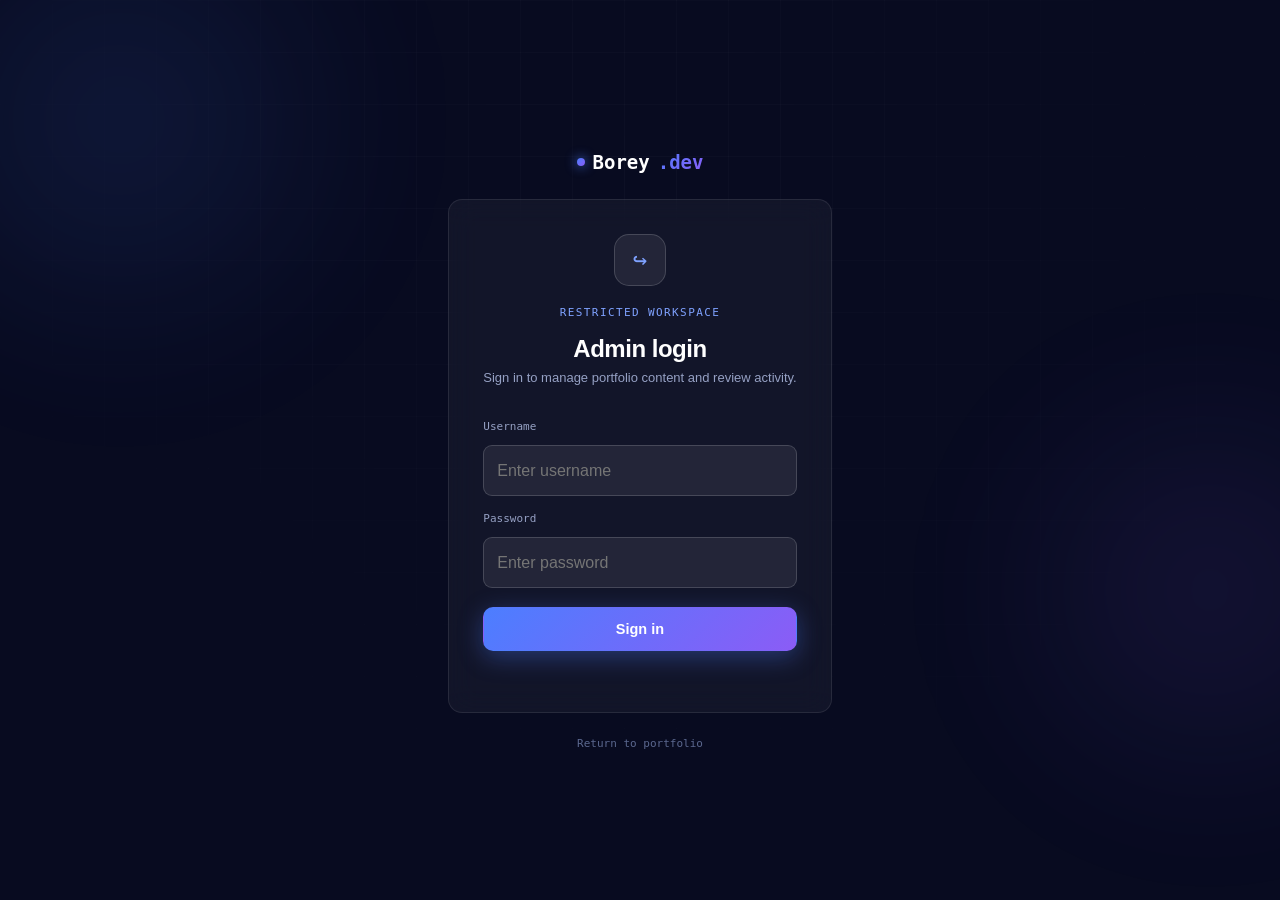
<file: admin/index.html>
<!DOCTYPE html>
<html lang="en" data-theme="dark">
<head>
<meta charset="UTF-8">
<meta name="viewport" content="width=device-width, initial-scale=1.0">
<title>Admin Login | Borey.dev</title>
<link rel="stylesheet" href="../css/style.css">
<link rel="stylesheet" href="admin.css">
</head>
<body class="admin-page">
<div class="grid-bg" aria-hidden="true"></div>
<div class="glow-orb glow-1" aria-hidden="true"></div>
<div class="glow-orb glow-2" aria-hidden="true"></div>
<main class="admin-shell">
  <a href="../index.html" class="admin-brand"><span class="dot"></span>Borey<span class="grad-text">.dev</span></a>
  <section class="admin-login glass" aria-labelledby="loginTitle">
    <div class="admin-login-mark" aria-hidden="true">↪</div>
    <div class="dashboard-kicker">Restricted workspace</div>
    <h1 id="loginTitle">Admin login</h1>
    <p>Sign in to manage portfolio content and review activity.</p>
    <form id="adminLoginForm" novalidate>
      <label for="adminUsername">Username</label>
      <input id="adminUsername" type="text" autocomplete="username" placeholder="Enter username" required>
      <label for="adminPassword">Password</label>
      <input id="adminPassword" type="password" autocomplete="current-password" placeholder="Enter password" required>
      <button type="submit" class="btn btn-primary">Sign in</button>
      <div class="admin-login-message" id="adminLoginMessage" role="alert"></div>
    </form>
  </section>
  <a href="../index.html" class="admin-back-link">Return to portfolio</a>
</main>
<script src="admin.js"></script>
</body>
</html>
</file>
<file: css/style.css>
/* ============ TOKENS ============ */
:root {
    --bg: #070a14;
    --bg-alt: #0b0f20;
    --bg-elev: #0f1428;
    --surface: rgba(255, 255, 255, 0.045);
    --surface-strong: rgba(255, 255, 255, 0.07);
    --border: rgba(255, 255, 255, 0.09);
    --border-strong: rgba(255, 255, 255, 0.16);
    --blue: #4c7eff;
    --blue-soft: #7fa2ff;
    --purple: #8b5cf6;
    --purple-soft: #b39dfb;
    --text: #e9ecfb;
    --text-dim: #96a1c4;
    --text-faint: #5b688f;
    --white: #ffffff;
    --grad-primary: linear-gradient(135deg, #4c7eff 0%, #8b5cf6 100%);
    --grad-glow: radial-gradient(circle, rgba(76, 126, 255, 0.35), transparent 70%);
    --font-display: 'Sora', sans-serif;
    --font-body: 'Inter', sans-serif;
    --font-mono: 'JetBrains Mono', monospace;
    --radius: 14px;
    --radius-sm: 8px;
    --radius-lg: 22px;
    --shadow-1: 0 8px 30px rgba(0, 0, 0, 0.35);
    --shadow-glow: 0 0 40px rgba(76, 126, 255, 0.15);
    --maxw: 1200px;
}

html[data-theme="light"] {
    --bg: #f6f7fb;
    --bg-alt: #eef0f8;
    --bg-elev: #ffffff;
    --surface: rgba(20, 25, 50, 0.035);
    --surface-strong: rgba(20, 25, 50, 0.06);
    --border: rgba(20, 25, 50, 0.09);
    --border-strong: rgba(20, 25, 50, 0.16);
    --text: #131730;
    --text-dim: #4b5372;
    --text-faint: #8891ac;
    --white: #0b0f20;
    --shadow-1: 0 8px 30px rgba(20, 25, 50, 0.10);
    --shadow-glow: 0 0 40px rgba(76, 126, 255, 0.10);
}

* {
    margin: 0;
    padding: 0;
    box-sizing: border-box;
}

html {
    scroll-behavior: smooth;
}

@media (prefers-reduced-motion: reduce) {
    html {
        scroll-behavior: auto;
    }

    * {
        animation-duration: 0.01ms !important;
        transition-duration: 0.01ms !important;
    }
}

body {
    background: var(--bg);
    color: var(--text);
    font-family: var(--font-body);
    line-height: 1.6;
    overflow-x: hidden;
    transition: background .4s ease, color .4s ease;
}

img {
    max-width: 100%;
    display: block;
}

a {
    color: inherit;
    text-decoration: none;
}

ul {
    list-style: none;
}

button {
    font-family: inherit;
    cursor: pointer;
}

.container {
    max-width: var(--maxw);
    margin: 0 auto;
    padding: 0 28px;
}

section {
    position: relative;
    padding: 120px 0;
}

.eyebrow {
    font-family: var(--font-mono);
    font-size: 13px;
    letter-spacing: 2px;
    text-transform: uppercase;
    color: var(--blue-soft);
    display: inline-flex;
    align-items: center;
    gap: 10px;
    margin-bottom: 16px;
}

.eyebrow::before {
    content: '';
    width: 22px;
    height: 1.5px;
    background: var(--grad-primary);
    display: inline-block;
}

h1,
h2,
h3,
h4 {
    font-family: var(--font-display);
    font-weight: 700;
    letter-spacing: -0.02em;
    color: var(--white);
}

.section-title {
    font-size: clamp(28px, 4vw, 42px);
    margin-bottom: 14px;
}

.section-sub {
    color: var(--text-dim);
    max-width: 620px;
    font-size: 16px;
    margin-bottom: 56px;
}

.grad-text {
    background: var(--grad-primary);
    -webkit-background-clip: text;
    background-clip: text;
    color: transparent;
}

.glass {
    background: var(--surface);
    border: 1px solid var(--border);
    border-radius: var(--radius);
    backdrop-filter: blur(14px);
    -webkit-backdrop-filter: blur(14px);
}

.btn {
    display: inline-flex;
    align-items: center;
    gap: 8px;
    padding: 13px 26px;
    border-radius: 10px;
    font-weight: 600;
    font-size: 14.5px;
    border: 1px solid transparent;
    transition: transform .25s ease, box-shadow .25s ease, background .25s ease, border-color .25s ease;
    font-family: var(--font-body);
}

.btn-primary {
    background: var(--grad-primary);
    color: #fff;
    box-shadow: 0 6px 24px rgba(76, 126, 255, 0.35);
}

.btn-primary:hover {
    transform: translateY(-2px);
    box-shadow: 0 10px 32px rgba(76, 126, 255, 0.5);
}

.btn-outline {
    border-color: var(--border-strong);
    color: var(--text);
    background: var(--surface);
}

.btn-outline:hover {
    border-color: var(--blue-soft);
    transform: translateY(-2px);
    background: var(--surface-strong);
}

.btn-sm {
    padding: 9px 18px;
    font-size: 13px;
}

::selection {
    background: var(--purple);
    color: #fff;
}

/* scrollbar */
::-webkit-scrollbar {
    width: 9px;
}

::-webkit-scrollbar-track {
    background: var(--bg);
}

::-webkit-scrollbar-thumb {
    background: linear-gradient(var(--blue), var(--purple));
    border-radius: 10px;
}

/* ============ BACKGROUND FX ============ */
.grid-bg {
    position: fixed;
    inset: 0;
    z-index: -2;
    pointer-events: none;
    background-image:
        linear-gradient(var(--border) 1px, transparent 1px),
        linear-gradient(90deg, var(--border) 1px, transparent 1px);
    background-size: 52px 52px;
    opacity: .28;
    mask-image: radial-gradient(circle at 50% 20%, black, transparent 75%);
    animation: gridDrift 24s linear infinite;
}

.digital-network {
    position: fixed;
    inset: 0;
    z-index: -1;
    pointer-events: none;
    opacity: .7;
    background:
        radial-gradient(ellipse at 12% 18%, rgba(76, 126, 255, .16), transparent 38%),
        radial-gradient(ellipse at 88% 82%, rgba(56, 224, 138, .1), transparent 34%),
        radial-gradient(circle at 17% 24%, rgba(127, 162, 255, .7) 0 2px, transparent 3px),
        radial-gradient(circle at 83% 19%, rgba(56, 224, 138, .65) 0 2px, transparent 3px),
        radial-gradient(circle at 73% 76%, rgba(139, 92, 246, .7) 0 2px, transparent 3px),
        linear-gradient(115deg, transparent 0 18%, rgba(76, 126, 255, .13) 18.1% 18.2%, transparent 18.3% 100%),
        linear-gradient(25deg, transparent 0 72%, rgba(56, 224, 138, .1) 72.1% 72.2%, transparent 72.3% 100%);
    background-size: 140% 140%, 140% 140%, 100% 100%, 100% 100%, 100% 100%, 100% 100%, 100% 100%;
    mask-image: radial-gradient(ellipse at center, black 0%, transparent 78%);
    animation: networkFlow 16s ease-in-out infinite alternate;
}

.digital-network::before,
.digital-network::after {
    content: '';
    position: absolute;
    border: 1px solid rgba(127, 162, 255, .16);
    transform: rotate(-22deg);
}

.digital-network::before {
    width: 420px;
    height: 180px;
    top: 17%;
    right: 6%;
    border-left-color: transparent;
    border-radius: 16px;
    box-shadow: 26px 26px 0 -25px rgba(127, 162, 255, .55), 52px 52px 0 -51px rgba(127, 162, 255, .55);
    animation: circuitPulse 5s ease-in-out infinite;
}

.digital-network::after {
    width: 300px;
    height: 130px;
    bottom: 16%;
    left: 4%;
    border-right-color: transparent;
    border-radius: 12px;
    box-shadow: -22px -22px 0 -21px rgba(56, 224, 138, .45), -44px -44px 0 -43px rgba(56, 224, 138, .45);
    animation: circuitPulse 7s ease-in-out infinite reverse;
}

@keyframes networkFlow {
    0% {
        background-position: 0% 0%, 100% 100%, 0 0, 0 0, 0 0, 0 0, 0 0;
    }

    100% {
        background-position: 18% 12%, 82% 88%, 0 0, 0 0, 0 0, 52px 52px, -34px 34px;
    }
}

@keyframes circuitPulse {
    0%, 100% { opacity: .35; }
    50% { opacity: 1; }
}

@keyframes gridDrift {
    from { background-position: 0 0, 0 0; }
    to { background-position: 52px 52px, 52px 52px; }
}

.glow-orb {
    position: fixed;
    z-index: -1;
    border-radius: 50%;
    filter: blur(90px);
    pointer-events: none;
    opacity: .45;
}

.glow-1 {
    width: 520px;
    height: 520px;
    background: var(--grad-glow);
    top: -140px;
    left: -140px;
}

.glow-2 {
    width: 460px;
    height: 460px;
    background: radial-gradient(circle, rgba(139, 92, 246, 0.32), transparent 70%);
    top: 40%;
    right: -160px;
}

.glow-3 {
    width: 420px;
    height: 420px;
    background: radial-gradient(circle, rgba(76, 126, 255, 0.22), transparent 70%);
    bottom: -120px;
    left: 20%;
}

/* ============ NAV ============ */
header {
    position: fixed;
    top: 0;
    left: 0;
    right: 0;
    z-index: 1000;
    padding: 16px 0;
    transition: background .35s ease, border-color .35s ease, padding .35s ease;
    border-bottom: 1px solid transparent;
}

header.scrolled {
    background: color-mix(in srgb, var(--bg) 82%, transparent);
    backdrop-filter: blur(16px);
    border-bottom-color: var(--border);
    padding: 12px 0;
}

nav {
    display: flex;
    align-items: center;
    justify-content: space-between;
}

.logo {
    font-family: var(--font-mono);
    font-weight: 700;
    font-size: 18px;
    color: var(--white);
    display: flex;
    align-items: center;
    gap: 8px;
}

.logo .dot {
    width: 8px;
    height: 8px;
    border-radius: 50%;
    background: var(--grad-primary);
    box-shadow: 0 0 12px var(--blue);
}

.nav-links {
    display: flex;
    gap: 2px;
    align-items: center;
}

.nav-links a {
    padding: 9px 15px;
    font-size: 14px;
    color: var(--text-dim);
    font-weight: 500;
    border-radius: 8px;
    position: relative;
    transition: color .25s ease;
}

.nav-links a:hover {
    color: var(--text);
}

.nav-links a.active {
    color: var(--white);
}

.nav-links a.active::after {
    content: '';
    position: absolute;
    bottom: 1px;
    left: 15px;
    right: 15px;
    height: 2px;
    background: var(--grad-primary);
    border-radius: 2px;
}

.nav-actions {
    display: flex;
    align-items: center;
    gap: 12px;
}

.theme-toggle {
    width: 38px;
    height: 38px;
    border-radius: 50%;
    border: 1px solid var(--border-strong);
    background: var(--surface);
    display: flex;
    align-items: center;
    justify-content: center;
    font-size: 16px;
    transition: transform .3s ease, background .3s ease;
}

.theme-toggle:hover {
    transform: rotate(20deg);
    background: var(--surface-strong);
}

.login-icon {
    width: 38px;
    height: 38px;
    display: grid;
    place-items: center;
    border: 1px solid var(--border-strong);
    border-radius: 50%;
    color: var(--text-dim);
    background: var(--surface);
    transition: color .25s ease, border-color .25s ease, transform .25s ease, background .25s ease;
}

.login-icon svg {
    width: 17px;
    height: 17px;
}

.login-icon:hover {
    color: var(--blue-soft);
    border-color: var(--blue-soft);
    background: var(--surface-strong);
    transform: translateY(-2px);
}

.hamburger {
    display: none;
    flex-direction: column;
    gap: 5px;
    width: 26px;
    background: none;
    border: none;
}

.hamburger span {
    height: 2px;
    width: 100%;
    background: var(--text);
    border-radius: 2px;
    transition: .3s;
}

.mobile-menu {
    position: fixed;
    top: 0;
    right: -100%;
    width: 78%;
    max-width: 340px;
    height: 100vh;
    z-index: 1100;
    background: var(--bg-elev);
    border-left: 1px solid var(--border);
    padding: 90px 30px 30px;
    transition: right .4s cubic-bezier(.6, 0, .2, 1);
    display: flex;
    flex-direction: column;
    gap: 6px;
}

.mobile-menu.open {
    right: 0;
}

.mobile-menu a {
    padding: 14px 6px;
    font-size: 17px;
    border-bottom: 1px solid var(--border);
    color: var(--text-dim);
}

.mobile-menu a:hover {
    color: var(--blue-soft);
}

.menu-overlay {
    position: fixed;
    inset: 0;
    background: rgba(0, 0, 0, 0.55);
    z-index: 1050;
    opacity: 0;
    pointer-events: none;
    transition: opacity .35s ease;
}

.menu-overlay.open {
    opacity: 1;
    pointer-events: auto;
}

.close-menu {
    position: absolute;
    top: 26px;
    right: 26px;
    background: none;
    border: none;
    color: var(--text);
    font-size: 26px;
}

/* ============ HERO ============ */
.hero {
    min-height: 100vh;
    display: flex;
    align-items: center;
    padding-top: 120px;
    position: relative;
}

.hero-grid {
    display: grid;
    grid-template-columns: 1.1fr 0.9fr;
    gap: 60px;
    align-items: center;
}

.status-badge {
    display: inline-flex;
    align-items: center;
    gap: 8px;
    padding: 7px 14px;
    border-radius: 30px;
    font-family: var(--font-mono);
    font-size: 12.5px;
    color: var(--text-dim);
    margin-bottom: 24px;
}

.status-badge .pulse {
    width: 8px;
    height: 8px;
    border-radius: 50%;
    background: #38e08a;
    box-shadow: 0 0 10px #38e08a;
    position: relative;
}

.status-badge .pulse::after {
    content: '';
    position: absolute;
    inset: -4px;
    border-radius: 50%;
    border: 1.5px solid #38e08a;
    animation: pulseRing 2s ease-out infinite;
}

@keyframes pulseRing {
    0% {
        transform: scale(.6);
        opacity: 1;
    }

    100% {
        transform: scale(1.8);
        opacity: 0;
    }
}

.hero-title {
    font-size: clamp(36px, 5.4vw, 60px);
    line-height: 1.08;
    margin-bottom: 18px;
}

.hero-title span.name {
    display: block;
}

.hero-role {
    font-family: var(--font-mono);
    color: var(--blue-soft);
    font-size: clamp(16px, 2vw, 20px);
    margin-bottom: 22px;
    min-height: 28px;
}

.hero-role .cursor {
    display: inline-block;
    width: 2px;
    height: 1em;
    background: var(--blue-soft);
    vertical-align: middle;
    margin-left: 2px;
    animation: blink 1s step-end infinite;
}

@keyframes blink {
    50% {
        opacity: 0;
    }
}

.hero-desc {
    color: var(--text-dim);
    max-width: 520px;
    margin-bottom: 34px;
    font-size: 16px;
}

.hero-btns {
    display: flex;
    gap: 14px;
    flex-wrap: wrap;
    margin-bottom: 44px;
}

.tech-pills {
    display: flex;
    flex-wrap: wrap;
    gap: 9px;
}

.tech-pill {
    font-family: var(--font-mono);
    font-size: 12px;
    padding: 6px 12px;
    border-radius: 20px;
    border: 1px solid var(--border-strong);
    color: var(--text-dim);
    background: var(--surface);
    transition: .25s ease;
}

.tech-pill:hover {
    color: var(--blue-soft);
    border-color: var(--blue);
    transform: translateY(-2px);
}

.hero-visual {
    position: relative;
    display: flex;
    justify-content: center;
}

.avatar-frame {
    position: relative;
    width: 320px;
    height: 380px;
    border-radius: 26px;
    overflow: hidden;
    border: 1px solid var(--border-strong);
    box-shadow: var(--shadow-1), var(--shadow-glow);
}

.avatar-frame img {
    width: 100%;
    height: 100%;
    object-fit: cover;
}

.avatar-frame::after {
    content: '';
    position: absolute;
    inset: 0;
    background: linear-gradient(180deg, transparent 55%, rgba(7, 10, 20, 0.75) 100%);
}

.avatar-ring {
    position: absolute;
    inset: -18px;
    border: 1px dashed var(--border-strong);
    border-radius: 38px;
    animation: spin 40s linear infinite;
}

@keyframes spin {
    to {
        transform: rotate(360deg);
    }
}

.terminal {
    position: absolute;
    bottom: -38px;
    left: -60px;
    width: 300px;
    z-index: 5;
    border-radius: 12px;
    overflow: hidden;
    box-shadow: var(--shadow-1);
    font-family: var(--font-mono);
    font-size: 12.5px;
    background: var(--bg-elev);
    border: 1px solid var(--border-strong);
}

.terminal-bar {
    display: flex;
    gap: 6px;
    padding: 9px 12px;
    background: var(--surface-strong);
    border-bottom: 1px solid var(--border);
}

.terminal-bar span {
    width: 9px;
    height: 9px;
    border-radius: 50%;
}

.terminal-bar span:nth-child(1) {
    background: #ff5f57;
}

.terminal-bar span:nth-child(2) {
    background: #febc2e;
}

.terminal-bar span:nth-child(3) {
    background: #28c840;
}

.terminal-body {
    padding: 14px;
    color: var(--text-dim);
    min-height: 100px;
}

.terminal-body .line {
    margin-bottom: 6px;
}

.terminal-body .prompt {
    color: var(--blue-soft);
}

.terminal-body .out {
    color: var(--purple-soft);
}

.terminal-body .tcursor {
    display: inline-block;
    width: 7px;
    height: 14px;
    background: var(--blue-soft);
    vertical-align: middle;
    animation: blink 1s step-end infinite;
}

.scroll-cue {
    position: absolute;
    bottom: 26px;
    left: 50%;
    transform: translateX(-50%);
    display: flex;
    flex-direction: column;
    align-items: center;
    gap: 8px;
    color: var(--text-faint);
    font-family: var(--font-mono);
    font-size: 11px;
}

.scroll-cue .mouse {
    width: 22px;
    height: 34px;
    border: 1.5px solid var(--border-strong);
    border-radius: 12px;
    position: relative;
}

.scroll-cue .mouse::after {
    content: '';
    position: absolute;
    top: 6px;
    left: 50%;
    transform: translateX(-50%);
    width: 3px;
    height: 7px;
    background: var(--blue-soft);
    border-radius: 2px;
    animation: scrollDown 1.6s ease infinite;
}

@keyframes scrollDown {
    0% {
        opacity: 1;
        top: 6px;
    }

    80% {
        opacity: 0;
        top: 18px;
    }

    100% {
        opacity: 0;
        top: 6px;
    }
}

/* ============ REVEAL ============ */
.reveal {
    opacity: 0;
    transform: translateY(28px);
    transition: opacity .7s ease, transform .7s ease;
}

.reveal.in {
    opacity: 1;
    transform: translateY(0);
}

.reveal-stagger>* {
    opacity: 0;
    transform: translateY(24px);
    transition: opacity .6s ease, transform .6s ease;
}

.reveal-stagger.in>* {
    opacity: 1;
    transform: translateY(0);
}

.reveal-stagger.in>*:nth-child(1) {
    transition-delay: .05s;
}

.reveal-stagger.in>*:nth-child(2) {
    transition-delay: .12s;
}

.reveal-stagger.in>*:nth-child(3) {
    transition-delay: .19s;
}

.reveal-stagger.in>*:nth-child(4) {
    transition-delay: .26s;
}

.reveal-stagger.in>*:nth-child(5) {
    transition-delay: .33s;
}

.reveal-stagger.in>*:nth-child(6) {
    transition-delay: .40s;
}

/* ============ ABOUT ============ */
.about-grid {
    display: grid;
    grid-template-columns: 0.8fr 1.2fr;
    gap: 60px;
    align-items: start;
}

.about-img-wrap {
    position: relative;
}

.about-img-wrap img {
    border-radius: var(--radius-lg);
    border: 1px solid var(--border-strong);
}

.code-chip {
    position: absolute;
    bottom: -22px;
    right: -22px;
    padding: 12px 16px;
    font-family: var(--font-mono);
    font-size: 12px;
    color: var(--text-dim);
    box-shadow: var(--shadow-1);
}

.about-statement {
    font-family: var(--font-display);
    font-size: 20px;
    color: var(--white);
    font-weight: 600;
    line-height: 1.5;
    border-left: 3px solid;
    border-image: var(--grad-primary) 1;
    padding-left: 20px;
    margin: 26px 0 34px;
}

.info-cards {
    display: grid;
    grid-template-columns: 1fr 1fr;
    gap: 14px;
}

.info-card {
    padding: 18px 20px;
}

.info-card .ic-label {
    font-size: 11px;
    text-transform: uppercase;
    letter-spacing: 1.2px;
    color: var(--text-faint);
    font-family: var(--font-mono);
    margin-bottom: 6px;
}

.info-card .ic-value {
    font-weight: 600;
    color: var(--white);
    font-size: 14.5px;
}

/* ============ SKILLS ============ */
.dashboard-grid {
    display: grid;
    grid-template-columns: 1fr 1.15fr;
    gap: 18px;
    margin-bottom: 34px;
}

.dashboard-panel {
    min-height: 230px;
    padding: 26px;
}

.dashboard-panel-head {
    display: flex;
    align-items: flex-start;
    justify-content: space-between;
    gap: 18px;
}

.dashboard-kicker {
    color: var(--blue-soft);
    font-family: var(--font-mono);
    font-size: 11px;
    letter-spacing: 1.4px;
    text-transform: uppercase;
    margin-bottom: 8px;
}

.dashboard-panel h3 {
    font-size: 20px;
}

.live-status {
    display: inline-flex;
    align-items: center;
    gap: 7px;
    color: #56e39a;
    font-family: var(--font-mono);
    font-size: 11px;
    white-space: nowrap;
}

.live-status span {
    width: 7px;
    height: 7px;
    border-radius: 50%;
    background: #56e39a;
    box-shadow: 0 0 12px #56e39a;
    animation: pulseRing 2s ease-out infinite;
}

.dashboard-copy {
    color: var(--text-dim);
    font-size: 13.5px;
    max-width: 400px;
    margin: 20px 0 24px;
}

.dashboard-stats {
    display: grid;
    grid-template-columns: repeat(3, 1fr);
    gap: 10px;
}

.dashboard-stat {
    border-left: 2px solid var(--blue);
    padding-left: 12px;
}

.dashboard-stat strong {
    display: block;
    color: var(--white);
    font-family: var(--font-display);
    font-size: 23px;
}

.dashboard-stat span {
    color: var(--text-faint);
    font-family: var(--font-mono);
    font-size: 10px;
}

.dashboard-percent {
    color: var(--purple-soft);
    font-family: var(--font-mono);
    font-size: 18px;
    font-weight: 700;
}

.progress-item {
    margin-top: 20px;
}

.progress-item > div:first-child {
    display: flex;
    justify-content: space-between;
    gap: 16px;
    color: var(--text-dim);
    font-size: 12px;
    margin-bottom: 8px;
}

.progress-item strong {
    color: var(--white);
    font-family: var(--font-mono);
    font-size: 11px;
}

.dashboard-bar {
    height: 7px;
    background: var(--surface-strong);
    border-radius: 10px;
    overflow: hidden;
}

.dashboard-bar span {
    display: block;
    height: 100%;
    border-radius: inherit;
    background: var(--grad-primary);
    transform-origin: left;
    animation: dashboardFill 1.2s cubic-bezier(.2, .7, .2, 1) both;
}

@keyframes dashboardFill {
    from { transform: scaleX(0); }
    to { transform: scaleX(1); }
}

.admin-heading {
    display: flex;
    align-items: flex-start;
    justify-content: space-between;
    gap: 24px;
}

.admin-login {
    max-width: 460px;
    margin: 0 auto;
    padding: 34px;
    text-align: center;
}

.admin-login-mark {
    display: grid;
    place-items: center;
    width: 52px;
    height: 52px;
    margin: 0 auto 18px;
    border: 1px solid var(--border-strong);
    border-radius: 15px;
    background: var(--surface-strong);
    color: var(--blue-soft);
    font-family: var(--font-mono);
    font-size: 24px;
}

.admin-login h2 {
    font-size: 25px;
    margin-bottom: 8px;
}

.admin-login p {
    color: var(--text-dim);
    font-size: 13px;
    margin-bottom: 24px;
}

.admin-login form {
    display: grid;
    gap: 9px;
    text-align: left;
}

.admin-login label {
    color: var(--text-dim);
    font-family: var(--font-mono);
    font-size: 11px;
    margin-top: 5px;
}

.admin-login input {
    width: 100%;
    padding: 12px 13px;
    border: 1px solid var(--border-strong);
    border-radius: 9px;
    background: var(--surface-strong);
    color: var(--text);
    font: inherit;
    outline: none;
}

.admin-login input:focus {
    border-color: var(--blue-soft);
    box-shadow: 0 0 0 3px rgba(127, 162, 255, .12);
}

.admin-login button {
    justify-content: center;
    margin-top: 10px;
}

.admin-login-message {
    min-height: 18px;
    color: #f17b7b;
    font-size: 12px;
    text-align: center;
}

.admin-demo-note {
    display: block;
    color: var(--text-faint);
    font-family: var(--font-mono);
    font-size: 10px;
    margin-top: 12px;
}

.admin-content[hidden] {
    display: none;
}

.admin-heading .section-sub {
    margin-bottom: 34px;
}

.admin-mode {
    display: inline-flex;
    align-items: center;
    gap: 8px;
    border: 1px solid var(--border-strong);
    border-radius: 20px;
    color: var(--text-dim);
    font-family: var(--font-mono);
    font-size: 11px;
    padding: 7px 12px;
    white-space: nowrap;
}

.admin-mode span,
.admin-live-dot {
    width: 7px;
    height: 7px;
    border-radius: 50%;
    background: #56e39a;
    box-shadow: 0 0 11px #56e39a;
}

.admin-stats {
    display: grid;
    grid-template-columns: repeat(4, 1fr);
    gap: 14px;
    margin-bottom: 18px;
}

.admin-stat-card {
    display: grid;
    grid-template-columns: auto 1fr;
    align-items: center;
    column-gap: 12px;
    row-gap: 8px;
    padding: 18px;
}

.admin-stat-icon {
    grid-row: span 2;
    display: grid;
    place-items: center;
    width: 38px;
    height: 38px;
    border-radius: 10px;
    background: var(--surface-strong);
    color: var(--blue-soft);
    font-size: 19px;
}

.admin-stat-card strong,
.admin-stat-card div span {
    display: block;
}

.admin-stat-card strong {
    color: var(--white);
    font-family: var(--font-display);
    font-size: 25px;
    line-height: 1;
}

.admin-stat-card div span,
.admin-stat-card em {
    color: var(--text-faint);
    font-size: 11px;
    font-style: normal;
}

.admin-stat-card em {
    grid-column: 2;
    color: #56e39a;
    font-family: var(--font-mono);
}

.admin-stat-card em.warning {
    color: #f5b95b;
}

.admin-layout {
    display: grid;
    grid-template-columns: 1.05fr .95fr;
    gap: 18px;
}

.admin-panel {
    padding: 24px;
}

.admin-panel-head {
    display: flex;
    align-items: flex-start;
    justify-content: space-between;
    gap: 16px;
    margin-bottom: 22px;
}

.admin-panel h3 {
    font-size: 18px;
}

.admin-updated,
.admin-live-dot {
    color: var(--text-faint);
    font-family: var(--font-mono);
    font-size: 10px;
    white-space: nowrap;
}

.admin-list,
.activity-list {
    display: grid;
    gap: 10px;
}

.admin-list-row,
.activity-item {
    display: flex;
    align-items: center;
    gap: 11px;
    padding: 11px 0;
    border-top: 1px solid var(--border);
}

.admin-list-row > div,
.activity-item > div {
    min-width: 0;
    flex: 1;
}

.admin-list-mark {
    display: grid;
    place-items: center;
    width: 25px;
    height: 25px;
    border-radius: 7px;
    font-family: var(--font-mono);
    font-size: 12px;
    flex-shrink: 0;
}

.admin-list-mark.complete {
    color: #56e39a;
    background: rgba(86, 227, 154, .12);
}

.admin-list-mark.pending {
    color: #f5b95b;
    background: rgba(245, 185, 91, .12);
}

.admin-list-row strong,
.activity-item strong {
    display: block;
    color: var(--text);
    font-size: 12px;
}

.admin-list-row small,
.activity-item small {
    display: block;
    color: var(--text-faint);
    font-size: 10.5px;
    margin-top: 2px;
    overflow: hidden;
    text-overflow: ellipsis;
    white-space: nowrap;
}

.admin-list-status {
    color: #56e39a;
    font-family: var(--font-mono);
    font-size: 10px;
    white-space: nowrap;
}

.admin-list-status.pending-text {
    color: #f5b95b;
}

.activity-icon {
    display: grid;
    place-items: center;
    width: 30px;
    height: 30px;
    border-radius: 8px;
    font-size: 13px;
    flex-shrink: 0;
}

.activity-icon.blue { color: var(--blue-soft); background: rgba(76, 126, 255, .13); }
.activity-icon.purple { color: var(--purple-soft); background: rgba(139, 92, 246, .13); }
.activity-icon.green { color: #56e39a; background: rgba(86, 227, 154, .13); }

.admin-actions {
    display: flex;
    gap: 10px;
    flex-wrap: wrap;
    margin-top: 20px;
}

.skills-tabs {
    display: flex;
    gap: 10px;
    margin-bottom: 36px;
    flex-wrap: wrap;
}

.skill-tab {
    padding: 9px 18px;
    border-radius: 9px;
    border: 1px solid var(--border);
    background: var(--surface);
    font-size: 13.5px;
    color: var(--text-dim);
    font-weight: 600;
    transition: .25s;
}

.skill-tab.active {
    background: var(--grad-primary);
    color: #fff;
    border-color: transparent;
}

.skill-panel {
    display: none;
}

.skill-panel.active {
    display: grid;
    grid-template-columns: 1fr 1fr;
    gap: 16px;
}

.skill-row {
    padding: 18px 20px;
}

.skill-row-top {
    display: flex;
    justify-content: space-between;
    align-items: center;
    margin-bottom: 10px;
}

.skill-name {
    font-weight: 600;
    color: var(--white);
    font-size: 14.5px;
}

.skill-level {
    font-family: var(--font-mono);
    font-size: 11px;
    color: var(--blue-soft);
    padding: 3px 9px;
    border: 1px solid var(--border-strong);
    border-radius: 20px;
}

.bar-track {
    height: 7px;
    border-radius: 6px;
    background: var(--surface-strong);
    overflow: hidden;
}

.bar-fill {
    height: 100%;
    border-radius: 6px;
    background: var(--grad-primary);
    width: 0;
    transition: width 1.4s cubic-bezier(.2, .7, .2, 1);
}

/* ============ TECHNOLOGY ============ */
.tech-grid {
    display: grid;
    grid-template-columns: repeat(auto-fill, minmax(140px, 1fr));
    gap: 16px;
}

.tech-card {
    padding: 26px 16px;
    text-align: center;
    position: relative;
    overflow: hidden;
    transition: transform .3s ease, border-color .3s ease, box-shadow .3s ease, background .3s ease;
}

.tech-card:hover {
    transform: translateY(-6px);
    border-color: var(--blue);
}

.tech-card:focus-visible {
    outline: 2px solid var(--blue-soft);
    outline-offset: 4px;
}

.tech-card.active {
    transform: translateY(-6px) scale(1.03);
    border-color: var(--blue-soft);
    background: var(--surface-strong);
    box-shadow: 0 12px 34px rgba(76, 126, 255, .22), inset 0 0 0 1px rgba(127, 162, 255, .18);
}

.tech-card .tc-icon {
    font-size: 30px;
    margin-bottom: 10px;
}

.tech-card .tc-name {
    font-weight: 600;
    font-size: 14px;
    color: var(--white);
    font-family: var(--font-mono);
}

.tech-card .tc-desc {
    position: absolute;
    inset: 0;
    background: var(--bg-elev);
    display: flex;
    align-items: center;
    justify-content: center;
    padding: 14px;
    font-size: 12px;
    color: var(--text-dim);
    opacity: 0;
    transform: translateY(8px);
    transition: .3s ease;
    text-align: center;
}

.tech-card:hover .tc-desc {
    opacity: 1;
    transform: translateY(0);
}

.tech-card.active .tc-desc {
    opacity: 1;
    transform: translateY(0);
}

/* ============ PROJECTS ============ */
.filter-bar {
    display: flex;
    gap: 10px;
    margin-bottom: 34px;
    flex-wrap: wrap;
}

.filter-btn {
    padding: 8px 16px;
    border-radius: 8px;
    border: 1px solid var(--border);
    background: var(--surface);
    font-size: 13px;
    color: var(--text-dim);
    font-weight: 600;
}

.filter-btn.active {
    background: var(--grad-primary);
    color: #fff;
    border-color: transparent;
}

.projects-grid {
    display: grid;
    grid-template-columns: repeat(2, 1fr);
    gap: 26px;
}

.project-card {
    overflow: hidden;
    cursor: pointer;
    transition: transform .35s ease, border-color .35s ease;
}

.project-card:hover {
    transform: translateY(-6px);
    border-color: var(--blue-soft);
}

.project-card .pc-img {
    height: 200px;
    overflow: hidden;
    position: relative;
}

.project-card .pc-img img {
    width: 100%;
    height: 100%;
    object-fit: cover;
    transition: transform .5s ease;
}

.project-card:hover .pc-img img {
    transform: scale(1.08);
}

.pc-body {
    padding: 22px 24px;
}

.pc-title {
    font-size: 18px;
    margin-bottom: 8px;
    color: var(--white);
}

.pc-desc {
    font-size: 13.5px;
    color: var(--text-dim);
    margin-bottom: 16px;
}

.pc-tags {
    display: flex;
    flex-wrap: wrap;
    gap: 7px;
    margin-bottom: 18px;
}

.pc-tag {
    font-family: var(--font-mono);
    font-size: 11px;
    padding: 4px 10px;
    border-radius: 14px;
    border: 1px solid var(--border-strong);
    color: var(--text-dim);
}

.pc-actions {
    display: flex;
    gap: 10px;
}

.center-btn {
    display: flex;
    justify-content: center;
    margin-top: 40px;
}

/* Modal */
.modal-overlay {
    position: fixed;
    inset: 0;
    background: rgba(4, 6, 14, 0.75);
    backdrop-filter: blur(6px);
    z-index: 2000;
    display: flex;
    align-items: center;
    justify-content: center;
    opacity: 0;
    pointer-events: none;
    transition: opacity .3s ease;
    padding: 24px;
}

.modal-overlay.open {
    opacity: 1;
    pointer-events: auto;
}

.modal-box {
    width: 100%;
    max-width: 680px;
    max-height: 86vh;
    overflow-y: auto;
    background: var(--bg-elev);
    border: 1px solid var(--border-strong);
    border-radius: var(--radius-lg);
    padding: 36px;
    transform: translateY(30px) scale(.97);
    transition: transform .35s ease;
}

.modal-overlay.open .modal-box {
    transform: translateY(0) scale(1);
}

.modal-close {
    position: absolute;
    top: 20px;
    right: 24px;
    background: none;
    border: none;
    color: var(--text-dim);
    font-size: 22px;
}

.modal-box h3 {
    font-size: 24px;
    margin-bottom: 4px;
}

.modal-sub {
    color: var(--text-faint);
    font-family: var(--font-mono);
    font-size: 12px;
    margin-bottom: 22px;
}

.modal-box h4 {
    font-size: 14px;
    color: var(--blue-soft);
    margin: 22px 0 8px;
    font-family: var(--font-mono);
    text-transform: uppercase;
    letter-spacing: 1px;
}

.modal-box p,
.modal-box li {
    color: var(--text-dim);
    font-size: 14.5px;
}

.modal-box ul {
    padding-left: 18px;
    list-style: disc;
}

.modal-box img {
    border-radius: 10px;
    margin: 14px 0;
    border: 1px solid var(--border);
}

/* ============ TIMELINE (education/experience) ============ */
.timeline {
    position: relative;
    padding-left: 36px;
}

.timeline::before {
    content: '';
    position: absolute;
    left: 8px;
    top: 6px;
    bottom: 6px;
    width: 2px;
    background: linear-gradient(var(--blue), var(--purple));
}

.tl-item {
    position: relative;
    margin-bottom: 38px;
}

.tl-item::before {
    content: '';
    position: absolute;
    left: -36px;
    top: 4px;
    width: 16px;
    height: 16px;
    border-radius: 50%;
    background: var(--bg);
    border: 2px solid var(--blue-soft);
    box-shadow: 0 0 0 4px var(--bg), 0 0 14px rgba(76, 126, 255, 0.6);
}

.tl-card {
    padding: 22px 26px;
}

.tl-date {
    font-family: var(--font-mono);
    font-size: 12px;
    color: var(--purple-soft);
    margin-bottom: 6px;
}

.tl-title {
    font-size: 17px;
    margin-bottom: 4px;
}

.tl-org {
    color: var(--text-dim);
    font-size: 13.5px;
    margin-bottom: 10px;
}

.tl-tags {
    display: flex;
    flex-wrap: wrap;
    gap: 7px;
}

.tl-tags span {
    font-family: var(--font-mono);
    font-size: 11px;
    padding: 4px 9px;
    border-radius: 12px;
    background: var(--surface-strong);
    color: var(--text-dim);
}

/* ============ ACHIEVEMENTS ============ */
.cert-grid {
    display: grid;
    grid-template-columns: repeat(3, 1fr);
    gap: 22px;
}

.cert-card {
    overflow: hidden;
}

.cert-img {
    height: 150px;
    overflow: hidden;
}

.cert-img img {
    width: 100%;
    height: 100%;
    object-fit: cover;
}

.cert-body {
    padding: 18px 20px;
}

.cert-cat {
    font-family: var(--font-mono);
    font-size: 10.5px;
    color: var(--blue-soft);
    text-transform: uppercase;
    letter-spacing: 1px;
    margin-bottom: 6px;
}

.cert-title {
    font-size: 15px;
    margin-bottom: 4px;
    color: var(--white);
}

.cert-org {
    font-size: 12.5px;
    color: var(--text-faint);
    margin-bottom: 8px;
}

.cert-desc {
    font-size: 12.5px;
    color: var(--text-dim);
}

/* ============ SOFT SKILLS ============ */
.soft-grid {
    display: grid;
    grid-template-columns: repeat(4, 1fr);
    gap: 16px;
}

.soft-card {
    padding: 26px 18px;
    text-align: center;
    transition: transform .3s ease;
}

.soft-card:hover {
    transform: translateY(-5px);
}

.soft-icon {
    font-size: 26px;
    margin-bottom: 10px;
}

.soft-name {
    font-size: 13.5px;
    font-weight: 600;
    color: var(--white);
}

/* ============ JOURNEY / ROADMAP ============ */
.roadmap {
    display: flex;
    flex-direction: column;
    gap: 0;
    max-width: 520px;
    margin: 0 auto;
}

.rm-step {
    display: flex;
    gap: 20px;
    align-items: flex-start;
    padding-bottom: 6px;
}

.rm-marker {
    display: flex;
    flex-direction: column;
    align-items: center;
}

.rm-dot {
    width: 34px;
    height: 34px;
    border-radius: 50%;
    display: flex;
    align-items: center;
    justify-content: center;
    font-family: var(--font-mono);
    font-size: 12px;
    font-weight: 700;
    border: 2px solid var(--border-strong);
    color: var(--text-dim);
    flex-shrink: 0;
    transition: .3s;
}

.rm-step.done .rm-dot {
    background: var(--grad-primary);
    border-color: transparent;
    color: #fff;
    box-shadow: 0 0 16px rgba(76, 126, 255, 0.5);
}

.rm-line {
    width: 2px;
    flex: 1;
    min-height: 36px;
    background: var(--border-strong);
}

.rm-step.done .rm-line {
    background: linear-gradient(var(--blue), var(--purple));
}

.rm-content {
    padding-bottom: 34px;
}

.rm-year {
    font-family: var(--font-mono);
    font-size: 11px;
    color: var(--text-faint);
}

.rm-label {
    font-size: 15.5px;
    font-weight: 600;
    color: var(--white);
}

/* ============ GOALS ============ */
.goals-grid {
    display: grid;
    grid-template-columns: repeat(3, 1fr);
    gap: 18px;
}

.goal-card {
    padding: 26px 24px;
    position: relative;
}

.goal-num {
    font-family: var(--font-mono);
    font-size: 12px;
    color: var(--text-faint);
    margin-bottom: 10px;
}

.goal-text {
    font-size: 14.5px;
    color: var(--text);
    font-weight: 500;
}

/* ============ COUNTERS ============ */
.counters {
    display: grid;
    grid-template-columns: repeat(4, 1fr);
    gap: 20px;
    margin-top: 60px;
}

.counter-item {
    text-align: center;
}

.counter-num {
    font-family: var(--font-display);
    font-size: 38px;
    font-weight: 800;
    background: var(--grad-primary);
    -webkit-background-clip: text;
    background-clip: text;
    color: transparent;
}

.counter-label {
    color: var(--text-dim);
    font-size: 13px;
    margin-top: 6px;
}

/* ============ CONTACT ============ */
.contact-grid {
    display: grid;
    grid-template-columns: 0.9fr 1.1fr;
    gap: 50px;
}

.contact-info-list {
    display: flex;
    flex-direction: column;
    gap: 14px;
    margin-top: 30px;
}

.contact-info-item {
    display: flex;
    align-items: center;
    gap: 14px;
    padding: 16px 18px;
}

.cii-icon {
    width: 40px;
    height: 40px;
    border-radius: 10px;
    background: var(--surface-strong);
    display: flex;
    align-items: center;
    justify-content: center;
    font-size: 17px;
    flex-shrink: 0;
}

.cii-label {
    font-size: 11px;
    color: var(--text-faint);
    font-family: var(--font-mono);
    text-transform: uppercase;
}

.cii-value {
    font-size: 14px;
    color: var(--white);
    font-weight: 600;
}

.social-row {
    display: flex;
    gap: 10px;
    margin-top: 22px;
}

.social-btn {
    width: 42px;
    height: 42px;
    border-radius: 10px;
    border: 1px solid var(--border-strong);
    display: flex;
    align-items: center;
    justify-content: center;
    font-size: 16px;
    transition: .25s;
}

.social-btn:hover {
    border-color: var(--blue);
    transform: translateY(-3px);
    color: var(--blue-soft);
}

.form-box {
    padding: 34px;
}

.form-row {
    display: grid;
    grid-template-columns: 1fr 1fr;
    gap: 16px;
    margin-bottom: 16px;
}

.field {
    display: flex;
    flex-direction: column;
    gap: 7px;
    margin-bottom: 16px;
}

.field label {
    font-size: 12.5px;
    color: var(--text-dim);
    font-weight: 600;
}

.field input,
.field textarea {
    background: var(--surface-strong);
    border: 1px solid var(--border);
    border-radius: 9px;
    padding: 12px 14px;
    color: var(--text);
    font-family: var(--font-body);
    font-size: 14px;
    transition: border-color .25s ease;
}

.field input:focus,
.field textarea:focus {
    outline: none;
    border-color: var(--blue);
}

.field .err {
    color: #ff7a86;
    font-size: 11.5px;
    min-height: 14px;
}

.field.invalid input,
.field.invalid textarea {
    border-color: #ff5f6d;
}

.form-msg {
    margin-top: 14px;
    font-size: 13.5px;
    padding: 12px 14px;
    border-radius: 9px;
    display: none;
}

.form-msg.show {
    display: block;
}

.form-msg.success {
    background: rgba(56, 224, 138, 0.12);
    color: #5fe3a3;
    border: 1px solid rgba(56, 224, 138, 0.3);
}

/* ============ FOOTER ============ */
footer {
    border-top: 1px solid var(--border);
    padding: 56px 0 26px;
}

.footer-grid {
    display: grid;
    grid-template-columns: 1.4fr 1fr 1fr;
    gap: 40px;
    margin-bottom: 40px;
}

.footer-desc {
    color: var(--text-dim);
    font-size: 13.5px;
    margin-top: 12px;
    max-width: 280px;
}

.footer-col h5 {
    font-size: 13px;
    color: var(--white);
    margin-bottom: 16px;
    font-family: var(--font-mono);
    text-transform: uppercase;
    letter-spacing: 1px;
}

.footer-col a {
    display: block;
    color: var(--text-dim);
    font-size: 13.5px;
    margin-bottom: 10px;
    transition: color .2s;
}

.footer-col a:hover {
    color: var(--blue-soft);
}

.footer-bottom {
    display: flex;
    justify-content: space-between;
    align-items: center;
    padding-top: 26px;
    border-top: 1px solid var(--border);
    flex-wrap: wrap;
    gap: 10px;
}

.footer-bottom p {
    font-size: 12.5px;
    color: var(--text-faint);
}

.made-with {
    font-family: var(--font-mono);
    font-size: 12px;
    color: var(--text-faint);
}

/* Back to top */
.back-top {
    position: fixed;
    bottom: 26px;
    right: 26px;
    width: 46px;
    height: 46px;
    border-radius: 50%;
    z-index: 900;
    background: var(--grad-primary);
    color: #fff;
    display: flex;
    align-items: center;
    justify-content: center;
    box-shadow: 0 8px 24px rgba(76, 126, 255, 0.4);
    opacity: 0;
    pointer-events: none;
    transform: translateY(10px);
    transition: opacity .3s ease, transform .3s ease;
    border: none;
    font-size: 18px;
}

.back-top.show {
    opacity: 1;
    pointer-events: auto;
    transform: translateY(0);
}

/* loading */
#loader {
    position: fixed;
    inset: 0;
    background: var(--bg);
    z-index: 5000;
    display: flex;
    align-items: center;
    justify-content: center;
    flex-direction: column;
    gap: 16px;
    transition: opacity .5s ease, visibility .5s ease;
}

#loader.hide {
    opacity: 0;
    visibility: hidden;
}

.loader-mark {
    font-family: var(--font-mono);
    font-size: 14px;
    color: var(--blue-soft);
}

.loader-bar {
    width: 180px;
    height: 3px;
    background: var(--surface-strong);
    border-radius: 3px;
    overflow: hidden;
}

.loader-bar::after {
    content: '';
    display: block;
    width: 40%;
    height: 100%;
    background: var(--grad-primary);
    animation: loadmove 1s ease-in-out infinite;
}

@keyframes loadmove {
    0% {
        transform: translateX(-100%);
    }

    100% {
        transform: translateX(350%);
    }
}

/* Focus visibility for accessibility */
a:focus-visible,
button:focus-visible,
input:focus-visible,
textarea:focus-visible {
    outline: 2px solid var(--blue-soft);
    outline-offset: 2px;
}

/* placeholder note */
.placeholder-note {
    font-size: 11px;
    color: var(--text-faint);
    font-family: var(--font-mono);
    margin-top: 6px;
}

/* ============ RESPONSIVE ============ */
@media (max-width:1000px) {

    .hero-grid,
    .about-grid,
    .contact-grid {
        grid-template-columns: 1fr;
    }

    .projects-grid {
        grid-template-columns: 1fr;
    }

    .cert-grid {
        grid-template-columns: repeat(2, 1fr);
    }

    .soft-grid {
        grid-template-columns: repeat(2, 1fr);
    }

    .goals-grid {
        grid-template-columns: 1fr 1fr;
    }

    .counters {
        grid-template-columns: 1fr 1fr;
    }

    .dashboard-grid {
        grid-template-columns: 1fr;
    }

    .admin-stats,
    .admin-layout {
        grid-template-columns: 1fr 1fr;
    }

    .nav-links {
        display: none;
    }

    .hamburger {
        display: flex;
    }

    .terminal {
        position: relative;
        left: 0;
        bottom: 0;
        margin-top: 24px;
        width: 100%;
    }

    .hero-visual {
        flex-direction: column;
    }

    .footer-grid {
        grid-template-columns: 1fr;
    }
}

@media (max-width:640px) {
    section {
        padding: 80px 0;
    }

    .info-cards {
        grid-template-columns: 1fr;
    }

    .skill-panel.active {
        grid-template-columns: 1fr;
    }

    .cert-grid,
    .goals-grid,
    .counters,
    .form-row {
        grid-template-columns: 1fr;
    }

    .dashboard-stats {
        gap: 8px;
    }

    .dashboard-panel {
        padding: 22px 18px;
    }

    .admin-heading {
        display: block;
    }

    .admin-mode {
        margin-top: -18px;
        margin-bottom: 28px;
    }

    .admin-stats,
    .admin-layout {
        grid-template-columns: 1fr;
    }

    .admin-panel {
        padding: 20px 18px;
    }

    .admin-login {
        padding: 26px 18px;
    }

    .tech-grid {
        grid-template-columns: repeat(2, 1fr);
    }

    .container {
        padding: 0 20px;
    }
}

.role-divider {
    color: var(--text-faint);
    margin: 0 7px;
}

.ai-signal {
    position: absolute;
    right: -54px;
    top: 46px;
    width: 214px;
    padding: 15px;
    z-index: 6;
    background: color-mix(in srgb, var(--bg-elev) 88%, transparent);
    box-shadow: var(--shadow-1), 0 0 28px rgba(56, 224, 138, .08);
    animation: signalFloat 5s ease-in-out infinite;
}

.ai-signal-top {
    display: flex;
    align-items: center;
    gap: 6px;
    color: var(--text-faint);
    font: 10px var(--font-mono);
    letter-spacing: .5px;
    white-space: nowrap;
}

.signal-dot {
    width: 6px;
    height: 6px;
    border-radius: 50%;
    background: #38e08a;
    box-shadow: 0 0 8px #38e08a;
}

.signal-live {
    margin-left: auto;
    color: #38e08a;
}

.signal-title {
    margin: 14px 0 13px;
    color: var(--text);
    font: 600 14px/1.35 var(--font-display);
}

.signal-bars {
    display: flex;
    align-items: end;
    gap: 3px;
    height: 22px;
}

.signal-bars i {
    width: 7px;
    height: 35%;
    border-radius: 2px;
    background: var(--blue-soft);
    animation: signalPulse 1.4s ease-in-out infinite alternate;
}

.signal-bars i:nth-child(2) { height: 70%; animation-delay: .1s; }
.signal-bars i:nth-child(3) { height: 48%; animation-delay: .2s; }
.signal-bars i:nth-child(4) { height: 90%; animation-delay: .3s; }
.signal-bars i:nth-child(5) { height: 58%; animation-delay: .4s; }
.signal-bars i:nth-child(6) { height: 76%; animation-delay: .5s; }
.signal-bars i:nth-child(7) { height: 43%; animation-delay: .6s; }
.signal-bars i:nth-child(8) { height: 65%; animation-delay: .7s; }

@keyframes signalFloat {
    0%, 100% { transform: translateY(0); }
    50% { transform: translateY(-8px); }
}

@keyframes signalPulse {
    to { opacity: .45; transform: scaleY(.6); }
}
</file>
<file: admin/admin.css>
.admin-page {
    min-height: 100vh;
    background: #080b20;
}

.admin-dashboard-page {
    max-width: none;
    min-height: 100vh;
    margin: 0;
    padding: 0;
    display: grid;
    grid-template-columns: 258px minmax(0, 1fr);
    position: relative;
    z-index: 1;
}

.admin-sidebar {
    min-height: 100vh;
    padding: 20px 16px;
    background: rgba(9, 12, 34, .96);
    border-right: 1px solid rgba(130, 151, 221, .16);
    display: flex;
    flex-direction: column;
}

.admin-sidebar .admin-brand {
    gap: 11px;
    padding: 0 12px 26px;
}

.brand-mark {
    display: grid;
    place-items: center;
    width: 40px;
    height: 40px;
    border: 1px solid #18d5f3;
    border-radius: 50%;
    color: #18d5f3;
    font-family: var(--font-display);
    box-shadow: 0 0 22px rgba(24, 213, 243, .3);
}

.admin-brand strong,
.admin-brand small {
    display: block;
}

.admin-brand strong {
    font-family: var(--font-display);
    font-size: 13px;
}

.admin-brand small {
    margin-top: 4px;
    color: #8793b7;
    font-family: var(--font-mono);
    font-size: 10px;
}

.admin-nav {
    display: grid;
    gap: 5px;
}

.admin-nav a {
    display: flex;
    align-items: center;
    gap: 14px;
    min-height: 44px;
    padding: 0 14px;
    border-left: 3px solid transparent;
    border-radius: 0 12px 12px 0;
    color: #8f9abf;
    font-family: var(--font-display);
    font-size: 12px;
    transition: .2s ease;
}

.admin-nav a:hover,
.admin-nav a.active {
    color: #e8f5ff;
    background: rgba(39, 53, 113, .38);
    border-left-color: #1dd7f2;
}

.admin-nav a span {
    width: 14px;
    color: #14d3f2;
    text-align: center;
    font-size: 15px;
}

.admin-nav a b {
    margin-left: auto;
    min-width: 19px;
    padding: 2px 5px;
    border-radius: 8px;
    background: rgba(235, 56, 117, .2);
    color: #f16a9c;
    font-size: 10px;
    text-align: center;
}

.admin-signout {
    margin-top: auto;
    padding: 16px 14px 4px;
    border: 0;
    background: transparent;
    color: #f05a83;
    font-family: var(--font-display);
    font-size: 12px;
    text-align: left;
    cursor: pointer;
}

.admin-main {
    min-width: 0;
}

.admin-view-panel {
    display: none;
}

.admin-view-panel.is-current {
    display: block;
}

.admin-stats.is-current {
    display: grid;
}

.admin-shell {
    min-height: 100vh;
    display: grid;
    place-items: center;
    align-content: center;
    gap: 22px;
    padding: 40px 20px;
}

.admin-brand {
    font-family: var(--font-mono);
    font-weight: 700;
    font-size: 19px;
    color: var(--white);
    display: flex;
    align-items: center;
    gap: 8px;
}

.admin-brand .dot {
    width: 8px;
    height: 8px;
    border-radius: 50%;
    background: var(--grad-primary);
    box-shadow: 0 0 12px var(--blue);
}

.admin-back-link {
    color: var(--text-faint);
    font-family: var(--font-mono);
    font-size: 11px;
}

.admin-back-link:hover {
    color: var(--blue-soft);
}

.admin-dashboard-page {
    max-width: 1200px;
    margin: 0 auto;
    padding: 28px;
}

.admin-topbar {
    display: flex;
    align-items: center;
    justify-content: space-between;
    gap: 20px;
    min-height: 87px;
    padding: 18px 48px;
    border-bottom: 1px solid rgba(130, 151, 221, .16);
    background: rgba(11, 24, 51, .56);
}

.admin-topbar h1 {
    margin: 4px 0 0;
    color: #eaf4ff;
    font-family: var(--font-display);
    font-size: 25px;
}

.admin-icon-button,
.admin-website-link,
.admin-avatar {
    display: grid;
    place-items: center;
    height: 40px;
    border: 1px solid rgba(130, 151, 221, .18);
    border-radius: 11px;
    background: rgba(18, 23, 58, .78);
    color: #e5edff;
    font-family: var(--font-display);
    font-size: 12px;
}

.admin-icon-button {
    width: 40px;
    cursor: pointer;
}

.admin-website-link {
    padding: 0 15px;
}

.admin-avatar {
    width: 40px;
    border-radius: 50%;
    background: linear-gradient(145deg, #f0f3f7, #aeb8cc);
    color: #566079;
    font-weight: 700;
}

.admin-top-actions {
    display: flex;
    align-items: center;
    gap: 14px;
}

.admin-dashboard-content {
    padding: 46px 48px 70px;
    max-width: 1320px;
}

.admin-dashboard-content .section-sub {
    margin-bottom: 27px;
}

.admin-heading {
    display: flex;
    align-items: flex-end;
    justify-content: space-between;
    gap: 24px;
}

.admin-heading .section-title {
    margin-bottom: 4px;
    font-size: 31px;
}

.admin-add-button {
    margin-bottom: 27px;
    white-space: nowrap;
}

.admin-project-editor {
    margin-bottom: 24px;
}

.admin-form {
    margin-top: 24px;
}

.admin-form-grid {
    display: grid;
    grid-template-columns: repeat(2, minmax(0, 1fr));
    gap: 18px;
}

.admin-form label {
    color: var(--text-soft);
    display: grid;
    gap: 8px;
    font-family: var(--font-mono);
    font-size: 11px;
}

.admin-form small {
    color: var(--text-faint);
    font-size: 10px;
}

.admin-form input,
.admin-form select,
.admin-form textarea {
    width: 100%;
    border: 1px solid var(--border);
    border-radius: 6px;
    background: rgba(6, 12, 24, .72);
    color: var(--white);
    padding: 12px;
    font: inherit;
    resize: vertical;
}

.admin-form input:focus,
.admin-form select:focus,
.admin-form textarea:focus {
    outline: 2px solid var(--blue);
    outline-offset: 1px;
}

.admin-form-wide {
    grid-column: 1 / -1;
}

.admin-form-actions {
    display: flex;
    align-items: center;
    gap: 12px;
    margin-top: 22px;
}

.admin-messages-panel {
    grid-column: 1 / -1;
}

.message-list {
    display: grid;
    gap: 12px;
}

.message-item {
    padding: 15px;
    border: 1px solid var(--border);
    border-left: 3px solid transparent;
    border-radius: 6px;
    background: rgba(6, 12, 24, .42);
}

.message-item.unread {
    border-left-color: var(--blue-soft);
}

.message-item-head {
    display: flex;
    justify-content: space-between;
    gap: 16px;
}

.message-item-head strong,
.message-item-head span,
.message-item time {
    display: block;
    font-family: var(--font-mono);
    font-size: 11px;
}

.message-item-head strong {
    color: var(--text);
    font-family: var(--font-display);
    font-size: 13px;
}

.message-item-head span,
.message-item time,
.message-item p,
.empty-state {
    color: var(--text-faint);
}

.message-item-head span {
    margin-top: 5px;
}

.message-item-head a {
    color: var(--blue-soft);
}

.message-item time {
    flex-shrink: 0;
    text-align: right;
}

.message-item p {
    margin: 14px 0;
    font-size: 12px;
    line-height: 1.6;
    white-space: pre-wrap;
}

.message-actions {
    display: flex;
    gap: 8px;
}

.btn-danger {
    border-color: rgba(248, 113, 113, .45);
    color: #fca5a5;
}

.empty-state {
    margin: 0;
    padding: 18px 0;
    font-family: var(--font-mono);
    font-size: 11px;
}

#projectFormMessage {
    color: var(--green);
    font-family: var(--font-mono);
    font-size: 11px;
}

@media (max-width: 640px) {
    .admin-dashboard-page {
        display: block;
        padding: 0;
    }

    .admin-sidebar {
        min-height: auto;
        padding: 14px 16px;
    }

    .admin-sidebar .admin-brand {
        padding-bottom: 14px;
    }

    .admin-nav {
        display: flex;
        overflow-x: auto;
        padding-bottom: 4px;
    }

    .admin-nav a {
        flex: 0 0 auto;
        min-height: 36px;
        padding: 0 10px;
        border-left: 0;
        border-bottom: 2px solid transparent;
        border-radius: 8px;
    }

    .admin-nav a.active {
        border-bottom-color: #1dd7f2;
    }

    .admin-nav a b {
        display: none;
    }

    .admin-signout {
        position: absolute;
        top: 20px;
        right: 18px;
        margin: 0;
        padding: 0;
    }

    .admin-signout span {
        display: none;
    }

    .admin-topbar,
    .admin-top-actions {
        align-items: flex-start;
    }

    .admin-topbar {
        min-height: auto;
        padding: 18px 20px;
        flex-direction: column;
    }

    .admin-top-actions {
        width: 100%;
        justify-content: space-between;
    }

    .admin-dashboard-content {
        padding: 34px 20px 50px;
    }

    .admin-heading {
        display: block;
    }

    .admin-add-button {
        display: inline-flex;
        margin-bottom: 24px;
    }

    .admin-form-grid {
        grid-template-columns: 1fr;
    }

    .admin-form-wide {
        grid-column: auto;
    }

    .admin-form-actions {
        align-items: flex-start;
        flex-direction: column;
    }

    .message-item-head {
        display: block;
    }

    .message-item time {
        margin-top: 8px;
        text-align: left;
    }
}
</file>
